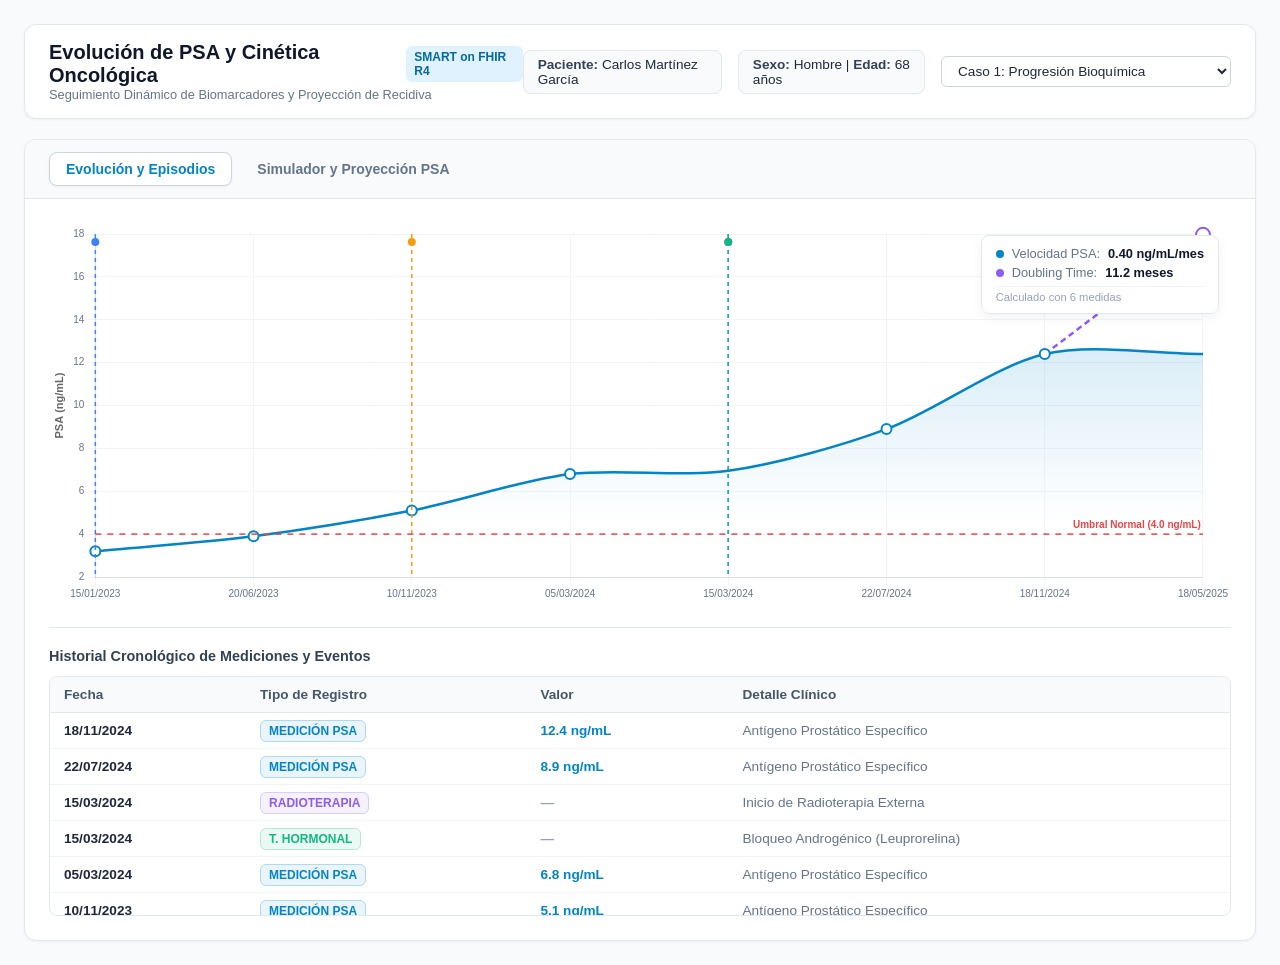
<file: index.html>
﻿<!DOCTYPE html>
<html lang="es">
<head>
    <meta charset="UTF-8">
    <meta name="viewport" content="width=device-width, initial-scale=1.0">
    <title>Evolución de PSA y Cinética Oncológica - SMART on FHIR</title>
    <link rel="stylesheet" href="app/style.css">
    <!-- Chart.js -->
    <script src="lib/chart.min.js"></script>
</head>
<body>

    <!-- Header Principal -->
    <header class="lyra-header">
        <div class="lyra-header-title">
            <div style="display: flex; align-items: center;">
                <h1>Evolución de PSA y Cinética Oncológica</h1>
                <span class="lyra-header-badge">SMART on FHIR R4</span>
            </div>
            <div class="lyra-header-sub">Seguimiento Dinámico de Biomarcadores y Proyección de Recidiva</div>
        </div>

        <div class="patient-info">
            <div class="patient-pill">
                <strong>Paciente:</strong> <span id="patientName">-</span>
            </div>
            <div class="patient-pill">
                <strong>Sexo:</strong> <span id="patientGender">-</span> | <strong>Edad:</strong> <span id="patientAge">-</span>
            </div>

            <div id="demoControls">
                <select class="demo-selector" onchange="onPatientSelect(this.value)">
                    <option value="patient-1">Caso 1: Progresión Bioquímica</option>
                    <option value="patient-2">Caso 2: Post-Prostatectomía (Remisión)</option>
                    <option value="patient-3">Caso 3: HBP Estable</option>
                </select>
            </div>
        </div>
    </header>

    <!-- Main Card Panel -->
    <div class="lyra-panel-card">
        <!-- Pestañas exactas: Gráfica vs Simulador -->
        <div class="lyra-modal-tabs">
            <button id="tabBtn-grafica" class="lyra-modal-tab-btn lyra-active" onclick="setActiveTab('grafica')">
                Evolución y Episodios
            </button>
            <button id="tabBtn-calculadora" class="lyra-modal-tab-btn lyra-simulator-btn" onclick="setActiveTab('calculadora')">
                Simulador y Proyección PSA
            </button>
        </div>

        <div class="lyra-panel-content">
            <!-- Sección Gráfica con Overlay de Cinética -->
            <div class="lyra-panel-chart-container">
                <canvas id="lyraModalChartCanvas"></canvas>
                
                <!-- Overlay flotante idéntico al widget Lyra -->
                <div id="chartOverlayStats" class="lyra-chart-overlay-stats" style="display: none;">
                    <div class="lyra-overlay-stat-row">
                        <span class="lyra-stat-dot velocity"></span>
                        <span class="lyra-stat-lbl">Velocidad PSA:</span>
                        <span id="overlayPSAV" class="lyra-stat-val">-</span>
                    </div>
                    <div class="lyra-overlay-stat-row">
                        <span class="lyra-stat-dot doubling"></span>
                        <span class="lyra-stat-lbl">Doubling Time:</span>
                        <span id="overlayPSADT" class="lyra-stat-val">-</span>
                    </div>
                    <div id="overlayCount" class="lyra-overlay-stat-count"></div>
                </div>
            </div>

            <!-- Sección Simulador & Calculadora (Pestaña 2) -->
            <div id="calcSection" class="lyra-panel-calculator-section" style="display: none;">
                <div class="lyra-calc-grid">
                    <!-- Izquierda: Selector de Puntos y Toggles -->
                    <div class="lyra-calc-selector">
                        <h4>Selecciona mediciones de PSA a incluir:</h4>
                        <div id="psaCheckboxes" class="lyra-calc-checkboxes"></div>

                        <div class="lyra-calc-options">
                            <label class="lyra-toggle-container">
                                <input type="checkbox" id="toggleAvg" checked onchange="onTogglesChange()">
                                <span>Mostrar Línea Umbral (4.0 ng/mL)</span>
                            </label>
                            <label class="lyra-toggle-container">
                                <input type="checkbox" id="toggleProj" checked onchange="onTogglesChange()">
                                <span>Mostrar Proyección en Gráfica</span>
                            </label>
                            <label class="lyra-toggle-container">
                                <input type="checkbox" id="toggleStats" checked onchange="onTogglesChange()">
                                <span>Mostrar Análisis de Cinética Flotante (PSAV/PSADT)</span>
                            </label>
                        </div>
                    </div>

                    <!-- Derecha: Tarjeta de Resultados y Proyección a Futuro -->
                    <div class="lyra-calc-results">
                        <div class="lyra-results-card">
                            <div class="lyra-res-item">
                                <span class="lyra-res-label">PSA Velocidad (PSAV):</span>
                                <div id="resPSAV" class="lyra-res-value">-</div>
                            </div>
                            <div class="lyra-res-item">
                                <span class="lyra-res-label">Tiempo de Duplicación (PSADT):</span>
                                <div id="resPSADT" class="lyra-res-value">-</div>
                            </div>
                            <div class="lyra-res-item">
                                <span class="lyra-res-label">Predicción Estimada de PSA:</span>
                                <div id="resPredicted" class="lyra-res-value" style="color: #8b5cf6;">-</div>
                            </div>
                        </div>

                        <!-- Chips de proyección a futuro -->
                        <div style="margin-top: 12px;">
                            <span style="font-size: 0.8rem; font-weight: 600; color: #475569;">Horizonte de Proyección:</span>
                            <div class="lyra-chips-wrapper">
                                <button class="lyra-chip-btn" data-months="3" onclick="setProjectionMonths(3)">+3 meses</button>
                                <button class="lyra-chip-btn active" data-months="6" onclick="setProjectionMonths(6)">+6 meses</button>
                                <button class="lyra-chip-btn" data-months="12" onclick="setProjectionMonths(12)">+12 meses</button>
                                <button class="lyra-chip-btn" data-months="24" onclick="setProjectionMonths(24)">+24 meses</button>
                            </div>
                        </div>
                    </div>
                </div>
            </div>

            <!-- Tabla de Historial Clínico Completo -->
            <div class="history-section">
                <h4 style="font-size: 0.9rem; font-weight: 700; color: #334155;">Historial Cronológico de Mediciones y Eventos</h4>
                <div class="history-table-container">
                    <table class="history-table">
                        <thead>
                            <tr>
                                <th>Fecha</th>
                                <th>Tipo de Registro</th>
                                <th>Valor</th>
                                <th>Detalle Clínico</th>
                            </tr>
                        </thead>
                        <tbody id="historyTableBody"></tbody>
                    </table>
                </div>
            </div>
        </div>
    </div>

    <script src="app/app.js"></script>
</body>
</html>
</file>
<file: app/style.css>
﻿* {
    box-sizing: border-box;
    margin: 0;
    padding: 0;
}

body {
    font-family: 'Outfit', 'Inter', -apple-system, sans-serif;
    background-color: #f8fafc;
    color: #1e293b;
    padding: 24px;
}

.lyra-header {
    background: #ffffff;
    border-radius: 12px;
    padding: 16px 24px;
    box-shadow: 0 1px 3px rgba(0,0,0,0.05);
    border: 1px solid #e2e8f0;
    display: flex;
    justify-content: space-between;
    align-items: center;
    margin-bottom: 20px;
}

.lyra-header-title h1 {
    font-size: 1.25rem;
    font-weight: 700;
    color: #0f172a;
}

.lyra-header-sub {
    font-size: 0.8rem;
    color: #64748b;
}

.lyra-header-badge {
    background: #e0f2fe;
    color: #0369a1;
    font-size: 0.75rem;
    font-weight: 600;
    padding: 4px 8px;
    border-radius: 6px;
    margin-left: 8px;
}

.patient-info {
    display: flex;
    align-items: center;
    gap: 16px;
}

.patient-pill {
    background: #f8fafc;
    border: 1px solid #e2e8f0;
    padding: 6px 14px;
    border-radius: 8px;
    font-size: 0.85rem;
}

.patient-pill strong {
    color: #334155;
}

.demo-selector {
    padding: 6px 12px;
    border-radius: 6px;
    border: 1px solid #cbd5e1;
    background: white;
    font-size: 0.85rem;
    color: #1e293b;
    outline: none;
    cursor: pointer;
}

.lyra-panel-card {
    background: #ffffff;
    border-radius: 12px;
    border: 1px solid #e2e8f0;
    box-shadow: 0 1px 3px rgba(0,0,0,0.05);
    overflow: hidden;
}

.lyra-modal-tabs {
    display: flex;
    gap: 8px;
    padding: 12px 24px;
    background: #f8fafc;
    border-bottom: 1px solid #e2e8f0;
}

.lyra-modal-tab-btn {
    background: transparent;
    border: 1px solid transparent;
    padding: 8px 16px;
    border-radius: 8px;
    font-size: 0.875rem;
    font-weight: 600;
    color: #64748b;
    cursor: pointer;
    transition: all 0.2s ease;
}

.lyra-modal-tab-btn:hover {
    color: #0f172a;
    background: #e2e8f0;
}

.lyra-modal-tab-btn.lyra-active {
    background: #ffffff;
    color: #0284c7;
    border-color: #cbd5e1;
    box-shadow: 0 1px 3px rgba(0,0,0,0.05);
}

.lyra-modal-tab-btn.lyra-simulator-btn.lyra-active {
    color: #8b5cf6;
}

.lyra-panel-content {
    padding: 24px;
}

.lyra-panel-chart-container {
    position: relative;
    height: 380px;
    width: 100%;
}

.lyra-chart-overlay-stats {
    position: absolute;
    top: 12px;
    right: 12px;
    background: rgba(255, 255, 255, 0.95);
    backdrop-filter: blur(4px);
    border: 1px solid #e2e8f0;
    border-radius: 8px;
    padding: 10px 14px;
    box-shadow: 0 4px 12px rgba(0,0,0,0.05);
    font-size: 0.8rem;
    z-index: 10;
}

.lyra-overlay-stat-row {
    display: flex;
    align-items: center;
    gap: 8px;
    margin-bottom: 4px;
}

.lyra-stat-dot {
    width: 8px;
    height: 8px;
    border-radius: 50%;
}

.lyra-stat-dot.velocity { background: #0284c7; }
.lyra-stat-dot.doubling { background: #8b5cf6; }

.lyra-stat-lbl { color: #64748b; font-weight: 500; }
.lyra-stat-val { color: #0f172a; font-weight: 700; }

.lyra-overlay-stat-count {
    font-size: 0.7rem;
    color: #94a3b8;
    margin-top: 6px;
    border-top: 1px solid #f1f5f9;
    padding-top: 4px;
}

.lyra-panel-calculator-section {
    margin-top: 24px;
    border-top: 1px solid #e2e8f0;
    padding-top: 20px;
}

.lyra-calc-grid {
    display: grid;
    grid-template-columns: 1fr 1fr;
    gap: 24px;
}

@media (max-width: 900px) {
    .lyra-calc-grid {
        grid-template-columns: 1fr;
    }
}

.lyra-calc-selector h4 {
    font-size: 0.875rem;
    font-weight: 700;
    color: #334155;
    margin-bottom: 12px;
}

.lyra-calc-checkboxes {
    display: flex;
    flex-wrap: wrap;
    gap: 8px;
    margin-bottom: 16px;
}

.lyra-calc-checkbox-label {
    display: flex;
    align-items: center;
    gap: 6px;
    background: #f8fafc;
    border: 1px solid #e2e8f0;
    padding: 6px 10px;
    border-radius: 6px;
    font-size: 0.8rem;
    cursor: pointer;
}

.lyra-calc-date { color: #475569; font-weight: 500; }
.lyra-calc-val { color: #0284c7; font-weight: 700; }

.lyra-calc-options {
    display: flex;
    flex-direction: column;
    gap: 8px;
}

.lyra-toggle-container {
    display: flex;
    align-items: center;
    gap: 8px;
    font-size: 0.8rem;
    color: #475569;
    cursor: pointer;
}

.lyra-results-card {
    background: #f8fafc;
    border: 1px solid #e2e8f0;
    border-radius: 10px;
    padding: 16px;
    margin-bottom: 16px;
}

.lyra-res-item {
    display: flex;
    justify-content: space-between;
    align-items: center;
    margin-bottom: 12px;
}

.lyra-res-item:last-child {
    margin-bottom: 0;
}

.lyra-res-label {
    font-size: 0.8rem;
    font-weight: 600;
    color: #64748b;
}

.lyra-res-value {
    font-size: 1.1rem;
    font-weight: 700;
    color: #0f172a;
}

.lyra-res-unit {
    font-size: 0.75rem;
    font-weight: 500;
    color: #64748b;
}

.lyra-res-sub {
    font-size: 0.75rem;
    color: #64748b;
    font-weight: normal;
}

.lyra-stable { color: #10b981; font-weight: 600; }
.lyra-disabled { color: #94a3b8; }

.lyra-chips-wrapper {
    display: flex;
    align-items: center;
    gap: 8px;
    margin-top: 12px;
}

.lyra-chip-btn {
    background: #ffffff;
    border: 1px solid #cbd5e1;
    border-radius: 20px;
    padding: 4px 12px;
    font-size: 0.8rem;
    font-weight: 600;
    color: #475569;
    cursor: pointer;
}

.lyra-chip-btn.active {
    background: #8b5cf6;
    color: white;
    border-color: #8b5cf6;
}

.history-section {
    margin-top: 24px;
    border-top: 1px solid #e2e8f0;
    padding-top: 20px;
}

.history-table-container {
    max-height: 240px;
    overflow-y: auto;
    border: 1px solid #e2e8f0;
    border-radius: 8px;
    margin-top: 12px;
}

.history-table {
    width: 100%;
    border-collapse: collapse;
    font-size: 0.85rem;
}

.history-table th {
    background: #f8fafc;
    padding: 10px 14px;
    text-align: left;
    font-weight: 600;
    color: #475569;
    border-bottom: 1px solid #e2e8f0;
    position: sticky;
    top: 0;
}

.history-table td {
    padding: 10px 14px;
    border-bottom: 1px solid #f1f5f9;
}

.lyra-badge {
    padding: 3px 8px;
    border-radius: 6px;
    font-size: 0.75rem;
    font-weight: 700;
    text-transform: uppercase;
}
</file>
